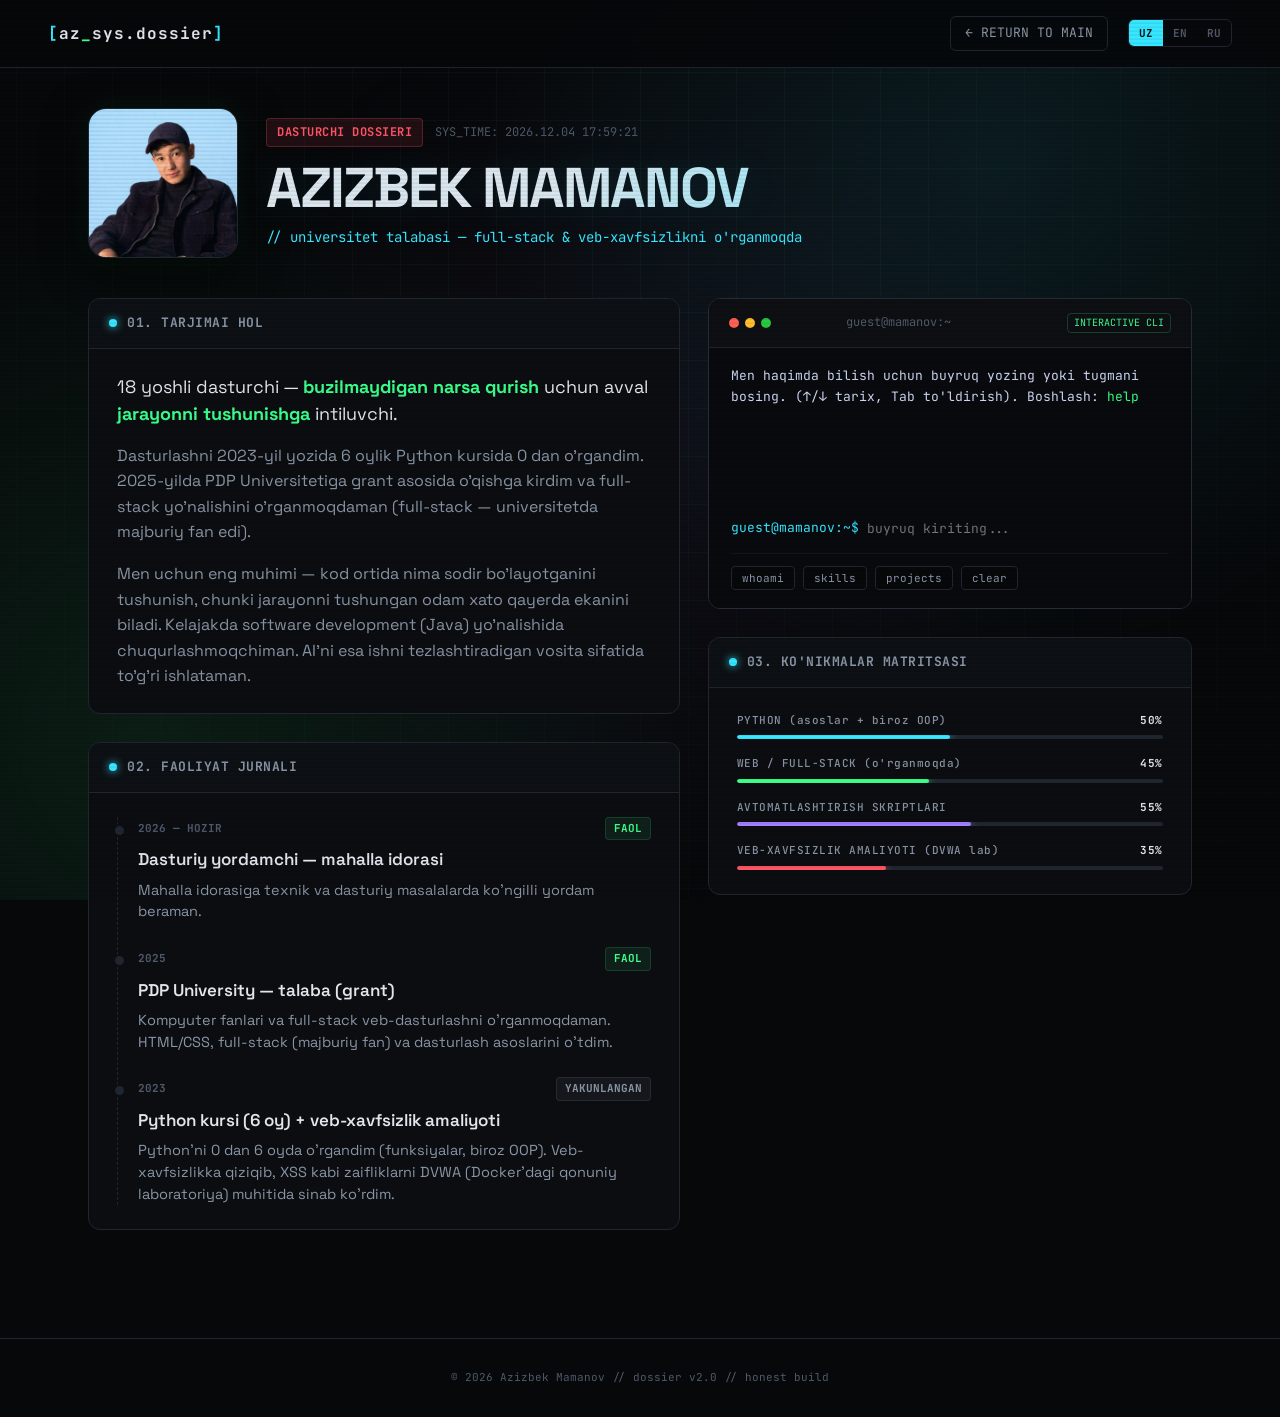
<file: about/index.html>
<!DOCTYPE html>
<html lang="en">
<head>
  <meta charset="UTF-8" />
  <meta name="viewport" content="width=device-width, initial-scale=1.0" />
  <title>Azizbek Mamanov // About // Dossier</title>
  <meta name="description" content="Honest dossier, skill matrix, and interactive CLI console for Azizbek Mamanov — 2nd-year PDP University student, aspiring full-stack & security engineer." />

  <link rel="preconnect" href="https://fonts.googleapis.com" />
  <link rel="preconnect" href="https://fonts.gstatic.com" crossorigin />
  <link href="https://fonts.googleapis.com/css2?family=Space+Grotesk:wght@400;500;600;700&family=JetBrains+Mono:wght@400;500;700&display=swap" rel="stylesheet" />

  <link rel="stylesheet" href="styles.css" />
</head>
<body>
  <div class="glow-bg" aria-hidden="true"></div>
  <div class="scanlines" aria-hidden="true"></div>
  <div class="glitch-fx" aria-hidden="true"></div>

  <!-- Navigation header -->
  <header class="cyber-header">
    <div class="header-logo">
      <span class="bracket">[</span>az<span class="blink">_</span>sys.dossier<span class="bracket">]</span>
    </div>
    <nav class="header-nav">
      <a href="../index.html" class="btn-back">← RETURN TO MAIN</a>
      <div class="lang-switch" id="langSwitch">
        <button class="lang-btn active" data-lang="uz">UZ</button>
        <button class="lang-btn" data-lang="en">EN</button>
        <button class="lang-btn" data-lang="ru">RU</button>
      </div>
    </nav>
  </header>

  <main class="container">
    <!-- HERO SUMMARY -->
    <section class="profile-hero">
      <img class="profile-photo" src="me.jpg" alt="Azizbek Mamanov" />
      <div class="profile-intro">
        <div class="profile-meta">
          <span class="badge badge--red" data-i18n="badge">DEVELOPER DOSSIER</span>
          <span class="sys-time" id="sysTime">SYS_TIME: --</span>
        </div>
        <h1 class="profile-title" id="dossierTitle">AZIZBEK MAMANOV</h1>
        <p class="profile-subtitle" id="dossierSubtitle" data-i18n="subtitle">// universitet talabasi — full-stack & veb-xavfsizlikni o'rganmoqda</p>
      </div>
    </section>

    <div class="cyber-grid">

      <!-- LEFT COLUMN -->
      <div class="col-left">
        <!-- BIOGRAPHY -->
        <section class="panel reveal" id="secBio">
          <div class="panel-header">
            <span class="panel-dot"></span>
            <h2 class="panel-title" data-i18n="bio.title">01. BIOGRAPHICAL PROTOCOL</h2>
          </div>
          <div class="panel-body bio-text">
            <p class="lead-text" data-i18n-html="bio.lead"></p>
            <p data-i18n="bio.p1"></p>
            <p data-i18n="bio.p2"></p>
          </div>
        </section>

        <!-- TIMELINE -->
        <section class="panel reveal" id="secTimeline">
          <div class="panel-header">
            <span class="panel-dot"></span>
            <h2 class="panel-title" data-i18n="timeline.title">02. LOGS OF OPERATIONS</h2>
          </div>
          <div class="panel-body">
            <div class="timeline">
              <div class="time-item">
                <div class="time-meta">
                  <span class="time-date">2026 — HOZIR</span>
                  <span class="time-status status--active" data-i18n="status.active">ACTIVE</span>
                </div>
                <div class="time-content">
                  <h3 class="time-title" data-i18n="exp.title1"></h3>
                  <p class="time-desc" data-i18n="exp.desc1"></p>
                </div>
              </div>

              <div class="time-item">
                <div class="time-meta">
                  <span class="time-date">2025</span>
                  <span class="time-status status--active" data-i18n="status.active">ACTIVE</span>
                </div>
                <div class="time-content">
                  <h3 class="time-title" data-i18n="exp.title2"></h3>
                  <p class="time-desc" data-i18n="exp.desc2"></p>
                </div>
              </div>

              <div class="time-item">
                <div class="time-meta">
                  <span class="time-date">2023</span>
                  <span class="time-status status--resolved" data-i18n="status.resolved">DONE</span>
                </div>
                <div class="time-content">
                  <h3 class="time-title" data-i18n="exp.title3"></h3>
                  <p class="time-desc" data-i18n="exp.desc3"></p>
                </div>
              </div>
            </div>
          </div>
        </section>
      </div>

      <!-- RIGHT COLUMN -->
      <div class="col-right">
        <!-- INTERACTIVE CLI -->
        <section class="panel panel--terminal reveal">
          <div class="panel-header header--terminal">
            <div class="term-buttons">
              <span class="term-dot term-dot--close"></span>
              <span class="term-dot term-dot--min"></span>
              <span class="term-dot term-dot--max"></span>
            </div>
            <span class="term-label">guest@mamanov:~</span>
            <span class="term-hint">interactive cli</span>
          </div>
          <div class="panel-body body--terminal">
            <div class="term-outputs" id="termOutputs"></div>
            <div class="term-input-line">
              <span class="term-prompt">guest@mamanov:~$</span>
              <input type="text" class="term-input" id="termInput" autocomplete="off" spellcheck="false" placeholder="type a command..." />
            </div>
            <div class="term-shortcuts">
              <button class="btn-shortcut" data-cmd="whoami">whoami</button>
              <button class="btn-shortcut" data-cmd="skills">skills</button>
              <button class="btn-shortcut" data-cmd="projects">projects</button>
              <button class="btn-shortcut" data-cmd="clear">clear</button>
            </div>
          </div>
        </section>

        <!-- SKILL HUD -->
        <section class="panel reveal">
          <div class="panel-header">
            <span class="panel-dot"></span>
            <h2 class="panel-title" data-i18n="hud.title">03. SKILL MATRIX</h2>
          </div>
          <div class="panel-body stats-hud">
            <div class="hud-item">
              <div class="hud-label">
                <span data-i18n="hud.py">PYTHON (asoslar + biroz OOP)</span>
                <span class="hud-pct">50%</span>
              </div>
              <div class="hud-bar"><div class="hud-progress" style="width: 50%; --hud-color: var(--cyan);"></div></div>
            </div>

            <div class="hud-item">
              <div class="hud-label">
                <span data-i18n="hud.web">WEB / FULL-STACK (o'rganmoqda)</span>
                <span class="hud-pct">45%</span>
              </div>
              <div class="hud-bar"><div class="hud-progress" style="width: 45%; --hud-color: var(--accent);"></div></div>
            </div>

            <div class="hud-item">
              <div class="hud-label">
                <span data-i18n="hud.scripts">AVTOMATLASHTIRISH SKRIPTLARI</span>
                <span class="hud-pct">55%</span>
              </div>
              <div class="hud-bar"><div class="hud-progress" style="width: 55%; --hud-color: var(--violet);"></div></div>
            </div>

            <div class="hud-item">
              <div class="hud-label">
                <span data-i18n="hud.sec">VEB-XAVFSIZLIK AMALIYOTI (DVWA lab)</span>
                <span class="hud-pct">35%</span>
              </div>
              <div class="hud-bar"><div class="hud-progress" style="width: 35%; --hud-color: var(--red);"></div></div>
            </div>
          </div>
        </section>

      </div>

    </div>
  </main>

  <footer class="cyber-footer">
    <span id="footerText">© 2026 Azizbek Mamanov // dossier v2.0 // honest build</span>
  </footer>

  <script src="script.js"></script>
</body>
</html>
</file>
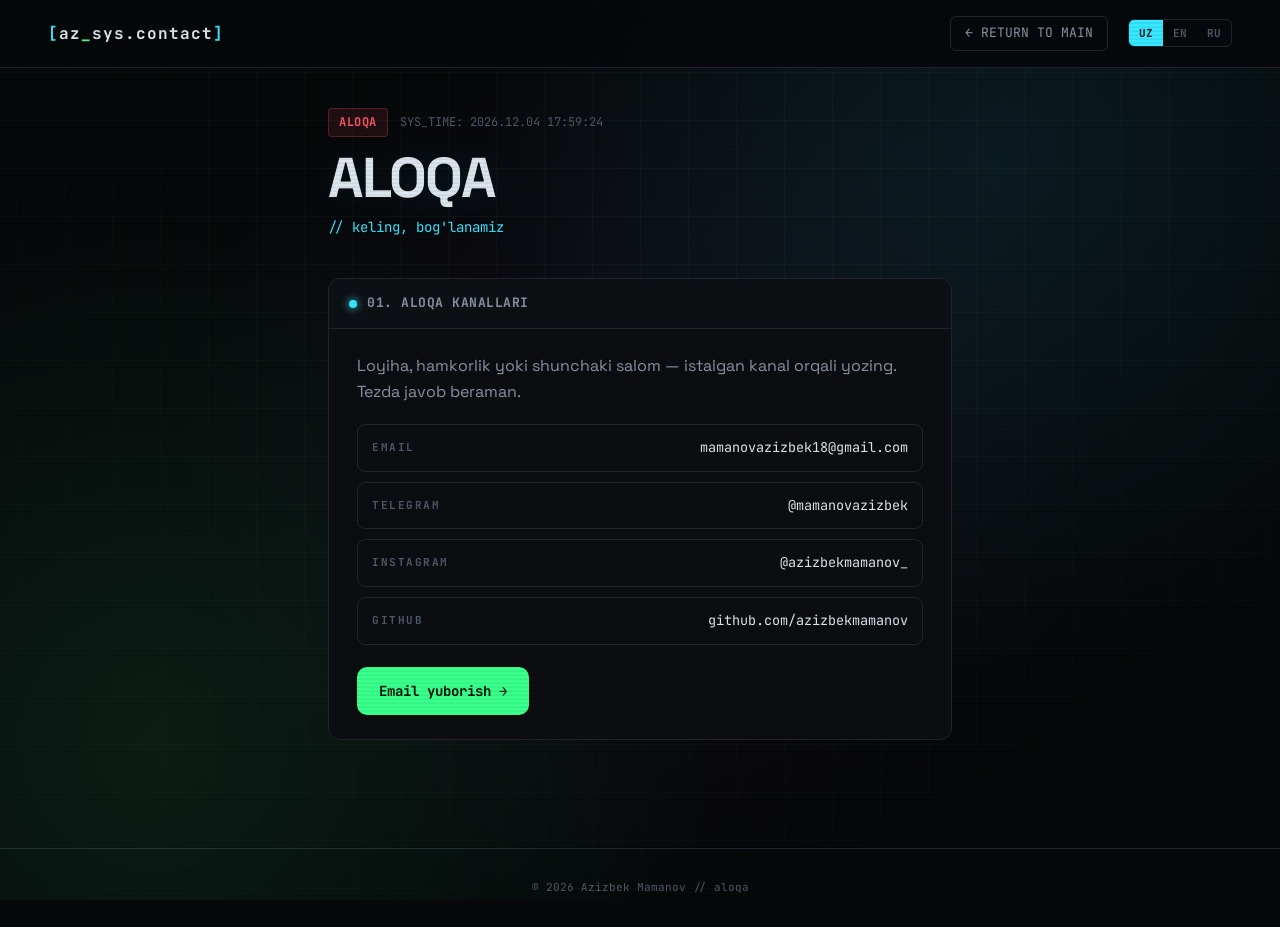
<file: contact/index.html>
<!DOCTYPE html>
<html lang="en">
<head>
  <meta charset="UTF-8" />
  <meta name="viewport" content="width=device-width, initial-scale=1.0" />
  <title>Azizbek Mamanov // Contact</title>
  <meta name="description" content="Get in touch with Azizbek Mamanov — email, Telegram, Instagram, GitHub." />
  <link rel="preconnect" href="https://fonts.googleapis.com" />
  <link rel="preconnect" href="https://fonts.gstatic.com" crossorigin />
  <link href="https://fonts.googleapis.com/css2?family=Space+Grotesk:wght@400;500;600;700&family=JetBrains+Mono:wght@400;500;700&display=swap" rel="stylesheet" />
  <link rel="stylesheet" href="../about/styles.css" />
  <style>
    .contact-page{max-width:720px}
    .contact-lead{font-size:16px;color:var(--muted);margin-bottom:20px;line-height:1.6}
    .btn-cta{
      display:inline-block;margin-top:22px;font-family:"JetBrains Mono",monospace;
      font-size:14px;font-weight:700;color:#04130a;background:var(--accent);
      padding:13px 22px;border-radius:10px;transition:transform .2s,box-shadow .2s}
    .btn-cta:hover{transform:translateY(-2px);box-shadow:0 10px 30px rgba(57,255,139,.3)}
  </style>
</head>
<body>
  <div class="glow-bg" aria-hidden="true"></div>
  <div class="scanlines" aria-hidden="true"></div>
  <div class="glitch-fx" aria-hidden="true"></div>

  <header class="cyber-header">
    <div class="header-logo">
      <span class="bracket">[</span>az<span class="blink">_</span>sys.contact<span class="bracket">]</span>
    </div>
    <nav class="header-nav">
      <a href="../index.html" class="btn-back">← RETURN TO MAIN</a>
      <div class="lang-switch" id="langSwitch">
        <button class="lang-btn active" data-lang="uz">UZ</button>
        <button class="lang-btn" data-lang="en">EN</button>
        <button class="lang-btn" data-lang="ru">RU</button>
      </div>
    </nav>
  </header>

  <main class="container contact-page">
    <section class="profile-hero">
      <div class="profile-intro">
        <div class="profile-meta">
          <span class="badge badge--red" data-i18n="badge">CONTACT</span>
          <span class="sys-time" id="sysTime">SYS_TIME: --</span>
        </div>
        <h1 class="profile-title" data-i18n="title">ALOQA</h1>
        <p class="profile-subtitle" data-i18n="subtitle">// keling, bog'lanamiz</p>
      </div>
    </section>

    <section class="panel reveal">
      <div class="panel-header">
        <span class="panel-dot"></span>
        <h2 class="panel-title" data-i18n="ch.title">01. ALOQA KANALLARI</h2>
      </div>
      <div class="panel-body">
        <p class="contact-lead" data-i18n="lead">Loyiha, hamkorlik yoki shunchaki salom — yozing!</p>
        <div class="contact-card">
          <a class="contact-link" href="mailto:mamanovazizbek18@gmail.com">
            <span class="contact-link__k">EMAIL</span>
            <span class="contact-link__v">mamanovazizbek18@gmail.com</span>
          </a>
          <a class="contact-link" href="https://t.me/mamanovazizbek" target="_blank" rel="noopener noreferrer">
            <span class="contact-link__k">TELEGRAM</span>
            <span class="contact-link__v">@mamanovazizbek</span>
          </a>
          <a class="contact-link" href="https://instagram.com/azizbekmamanov_" target="_blank" rel="noopener noreferrer">
            <span class="contact-link__k">INSTAGRAM</span>
            <span class="contact-link__v">@azizbekmamanov_</span>
          </a>
          <a class="contact-link" href="https://github.com/azizbekmamanov" target="_blank" rel="noopener noreferrer">
            <span class="contact-link__k">GITHUB</span>
            <span class="contact-link__v">github.com/azizbekmamanov</span>
          </a>
        </div>
        <a class="btn-cta" href="mailto:mamanovazizbek18@gmail.com" data-i18n="cta">Email yuborish →</a>
      </div>
    </section>
  </main>

  <footer class="cyber-footer">
    <span data-i18n="footer">© 2026 Azizbek Mamanov // contact</span>
  </footer>

  <script src="script.js"></script>
</body>
</html>
</file>
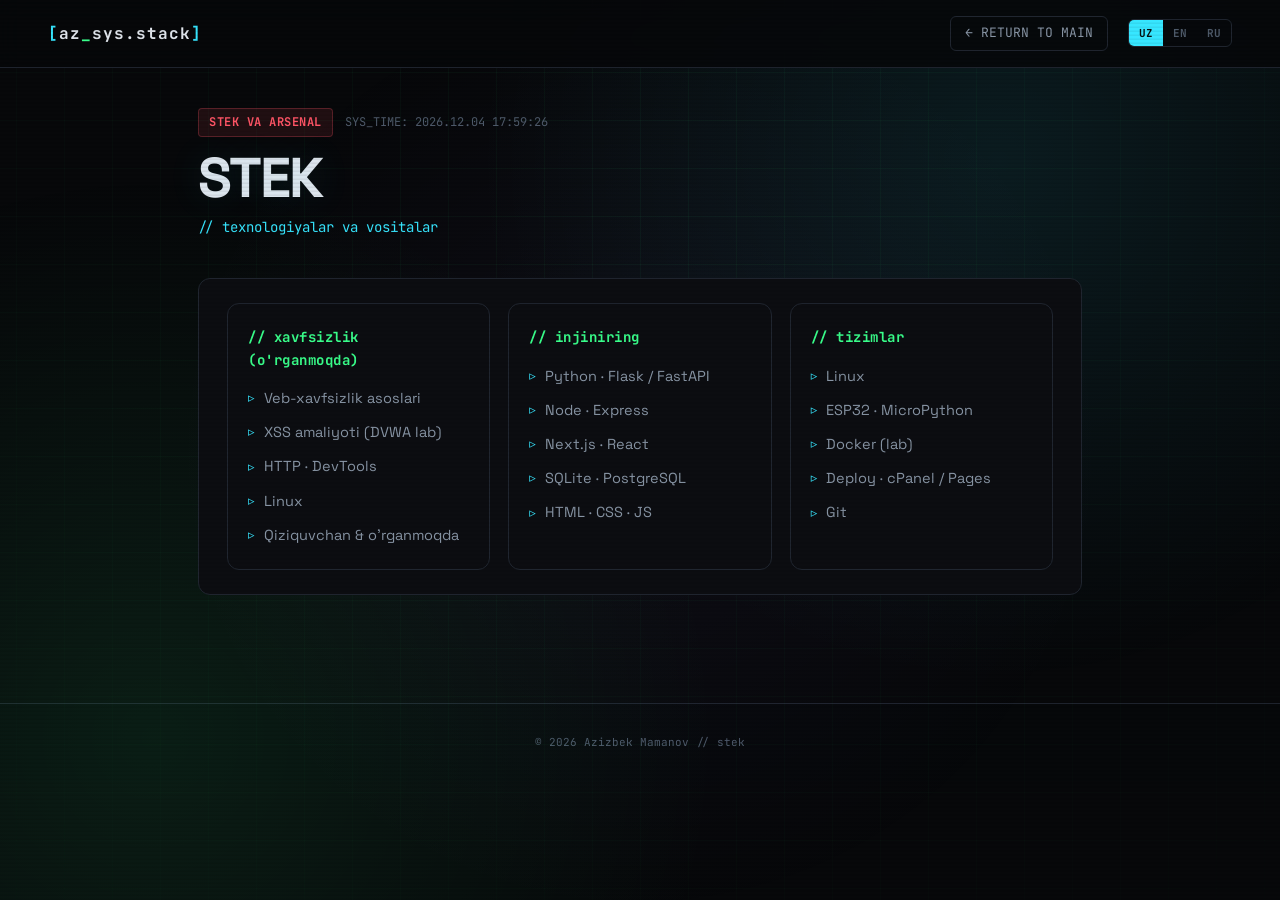
<file: stack/index.html>
<!DOCTYPE html>
<html lang="en">
<head>
  <meta charset="UTF-8" />
  <meta name="viewport" content="width=device-width, initial-scale=1.0" />
  <title>Azizbek Mamanov // Stack</title>
  <meta name="description" content="Tech stack of Azizbek Mamanov — languages, web, systems, and security (learning)." />
  <link rel="preconnect" href="https://fonts.googleapis.com" />
  <link rel="preconnect" href="https://fonts.gstatic.com" crossorigin />
  <link href="https://fonts.googleapis.com/css2?family=Space+Grotesk:wght@400;500;600;700&family=JetBrains+Mono:wght@400;500;700&display=swap" rel="stylesheet" />
  <link rel="stylesheet" href="../about/styles.css" />
  <style>
    .stack-page{max-width:980px}
    .stack-grid{display:grid;grid-template-columns:repeat(3,1fr);gap:18px}
    .stack-col{background:var(--bg-soft);border:1px solid var(--line);border-radius:12px;
      padding:22px 20px;position:relative;overflow:hidden;
      transition:border-color .3s,transform .3s,box-shadow .3s}
    .stack-col::after{content:"";position:absolute;top:0;left:0;right:0;height:1px;
      background:linear-gradient(90deg,transparent,var(--accent),transparent);
      opacity:0;transition:opacity .35s}
    .stack-col:hover{border-color:#2e3745;transform:translateY(-4px);box-shadow:0 16px 40px rgba(0,0,0,.45)}
    .stack-col:hover::after{opacity:.75}
    .stack-col h3{font-family:"JetBrains Mono",monospace;color:var(--accent);font-size:14px;
      margin-bottom:16px;letter-spacing:.5px}
    .stack-col ul{list-style:none;display:flex;flex-direction:column;gap:11px;padding:0}
    .stack-col li{color:var(--muted);font-size:14.5px;display:flex;align-items:center;gap:9px;
      transition:color .2s,transform .2s}
    .stack-col li::before{content:"▹";color:var(--cyan);font-size:13px;transition:transform .2s}
    .stack-col li:hover{color:var(--text);transform:translateX(4px)}
    .stack-col li:hover::before{transform:scale(1.3)}
    @media(max-width:760px){.stack-grid{grid-template-columns:1fr}}
  </style>
</head>
<body>
  <div class="glow-bg" aria-hidden="true"></div>
  <div class="scanlines" aria-hidden="true"></div>
  <div class="glitch-fx" aria-hidden="true"></div>

  <header class="cyber-header">
    <div class="header-logo">
      <span class="bracket">[</span>az<span class="blink">_</span>sys.stack<span class="bracket">]</span>
    </div>
    <nav class="header-nav">
      <a href="../index.html" class="btn-back">← RETURN TO MAIN</a>
      <div class="lang-switch" id="langSwitch">
        <button class="lang-btn active" data-lang="uz">UZ</button>
        <button class="lang-btn" data-lang="en">EN</button>
        <button class="lang-btn" data-lang="ru">RU</button>
      </div>
    </nav>
  </header>

  <main class="container stack-page">
    <section class="profile-hero">
      <div class="profile-intro">
        <div class="profile-meta">
          <span class="badge badge--red" data-i18n="badge">STACK & ARSENAL</span>
          <span class="sys-time" id="sysTime">SYS_TIME: --</span>
        </div>
        <h1 class="profile-title" data-i18n="title">STEK</h1>
        <p class="profile-subtitle" data-i18n="subtitle">// texnologiyalar va vositalar</p>
      </div>
    </section>

    <section class="panel reveal">
      <div class="panel-body">
        <div class="stack-grid" id="stackGrid"></div>
      </div>
    </section>
  </main>

  <footer class="cyber-footer">
    <span data-i18n="footer">© 2026 Azizbek Mamanov // stack</span>
  </footer>

  <script src="script.js"></script>
</body>
</html>
</file>
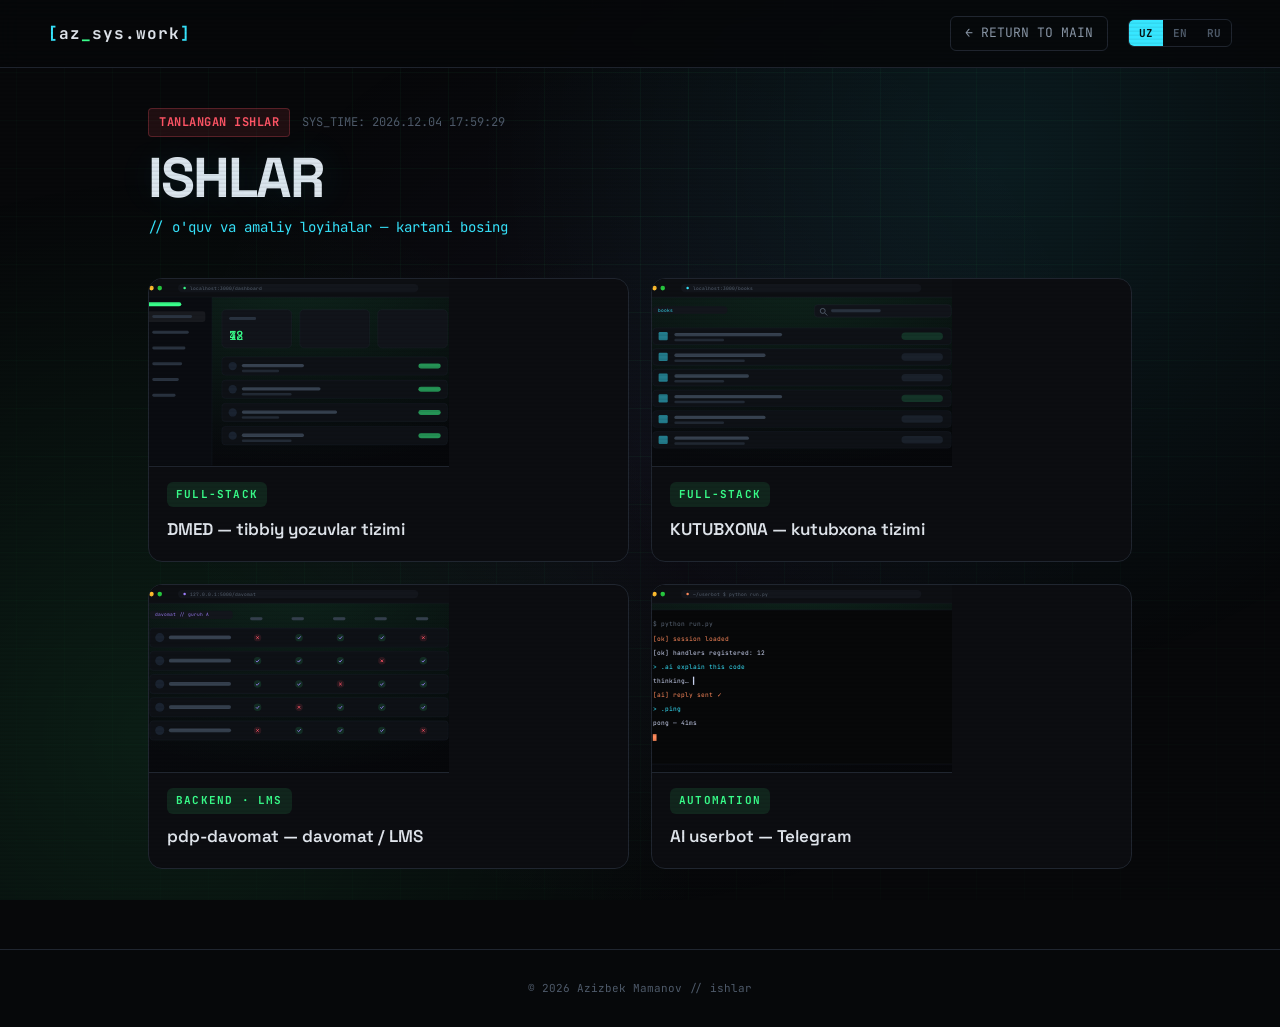
<file: work/index.html>
<!DOCTYPE html>
<html lang="en">
<head>
  <meta charset="UTF-8" />
  <meta name="viewport" content="width=device-width, initial-scale=1.0" />
  <title>Azizbek Mamanov // Work</title>
  <meta name="description" content="Selected projects by Azizbek Mamanov — DMED, KUTUBXONA, pdp-davomat, AI userbot." />
  <link rel="preconnect" href="https://fonts.googleapis.com" />
  <link rel="preconnect" href="https://fonts.gstatic.com" crossorigin />
  <link href="https://fonts.googleapis.com/css2?family=Space+Grotesk:wght@400;500;600;700&family=JetBrains+Mono:wght@400;500;700&display=swap" rel="stylesheet" />
  <link rel="stylesheet" href="../about/styles.css" />
  <style>
    .work-page{max-width:1080px}

    /* ---- card grid ---- */
    .wgrid{display:grid;grid-template-columns:repeat(2,1fr);gap:22px}
    .wcard{display:flex;flex-direction:column;text-align:left;cursor:pointer;font:inherit;color:inherit;
      background:var(--bg-soft);border:1px solid var(--line);border-radius:14px;overflow:hidden;padding:0;
      transition:border-color .3s,transform .3s,box-shadow .3s}
    .wcard:hover{border-color:#2e3745;transform:translateY(-4px);box-shadow:0 18px 44px rgba(0,0,0,.5)}
    .wcard__thumb{position:relative;aspect-ratio:16/10;overflow:hidden;border-bottom:1px solid var(--line);background:#070809}
    .wcard__thumb svg{width:100%;height:100%;display:block;transition:transform .5s var(--ease)}
    .wcard:hover .wcard__thumb svg{transform:scale(1.05)}
    .wcard__open{position:absolute;inset:0;display:flex;align-items:center;justify-content:center;
      background:rgba(7,8,10,.55);opacity:0;transition:opacity .3s;
      font-family:"JetBrains Mono",monospace;font-size:12px;color:var(--accent);letter-spacing:1.5px}
    .wcard:hover .wcard__open{opacity:1}
    .wcard__meta{padding:15px 18px 18px;display:flex;flex-direction:column;gap:9px}
    .wcard__meta h3{font-size:17px;color:var(--text);font-weight:600}

    .proj-tag{align-self:flex-start;font-family:"JetBrains Mono",monospace;font-size:11px;font-weight:700;
      letter-spacing:1.2px;padding:4px 9px;border-radius:6px;color:var(--accent);background:rgba(57,255,139,.1)}
    .proj-stack{list-style:none;display:flex;flex-wrap:wrap;gap:8px;padding:0;margin:0}
    .proj-stack li{font-family:"JetBrains Mono",monospace;font-size:12px;color:var(--faint);
      border:1px solid var(--line);padding:4px 10px;border-radius:20px}

    /* ---- modal ---- */
    .wmodal{position:fixed;inset:0;z-index:12000;display:none;align-items:center;justify-content:center;padding:20px}
    .wmodal.open{display:flex}
    .wmodal__backdrop{position:absolute;inset:0;background:rgba(3,4,6,.78);backdrop-filter:blur(6px)}
    .wmodal__panel{position:relative;z-index:1;width:min(680px,100%);max-height:90vh;overflow:auto;
      background:var(--bg-soft);border:1px solid var(--line);border-radius:14px;
      box-shadow:0 30px 80px rgba(0,0,0,.65);animation:wpop .35s var(--ease)}
    @keyframes wpop{from{opacity:0;transform:translateY(18px) scale(.98)}}
    .wmodal__bar{display:flex;align-items:center;gap:8px;padding:12px 16px;border-bottom:1px solid var(--line);
      background:#0d0f13;position:sticky;top:0;z-index:2}
    .tdot{width:11px;height:11px;border-radius:50%;border:0;cursor:pointer;padding:0}
    .tdot--r{background:#ff5f56}.tdot--y{background:#ffbd2e}.tdot--g{background:#27c93f}
    .wmodal__fname{font-family:"JetBrains Mono",monospace;font-size:12px;color:var(--muted);margin-left:6px}
    .wmodal__esc{margin-left:auto;font-family:"JetBrains Mono",monospace;font-size:10px;color:var(--faint);
      border:1px solid var(--line);padding:1px 7px;border-radius:4px}
    .wmodal__preview{aspect-ratio:16/9;background:#070809;border-bottom:1px solid var(--line)}
    .wmodal__preview svg{width:100%;height:100%;display:block}
    .wmodal__body{padding:22px 24px 26px}
    .wmodal__body h2{font-size:22px;margin:12px 0 8px;color:var(--text)}
    .wmodal__desc{color:var(--muted);font-size:15px;line-height:1.65;margin-bottom:16px}
    .wmodal__note{font-family:"JetBrains Mono",monospace;font-size:12px;color:var(--faint);margin:14px 0 4px}
    .wmodal__links{display:flex;gap:10px;flex-wrap:wrap;margin-top:14px}
    .proj-repo{display:inline-flex;align-items:center;gap:6px;font-family:"JetBrains Mono",monospace;
      font-size:12.5px;color:var(--cyan);border:1px solid rgba(55,230,255,.25);padding:8px 14px;border-radius:8px;
      transition:background .2s,box-shadow .2s,transform .2s}
    .proj-repo:hover{background:rgba(55,230,255,.08);box-shadow:0 0 16px var(--cyan-glow);transform:translateY(-1px)}
    .proj-repo.private{color:var(--faint);border-color:var(--line);pointer-events:none}

    @media(max-width:720px){.wgrid{grid-template-columns:1fr}}
  </style>
</head>
<body>
  <div class="glow-bg" aria-hidden="true"></div>
  <div class="scanlines" aria-hidden="true"></div>
  <div class="glitch-fx" aria-hidden="true"></div>

  <header class="cyber-header">
    <div class="header-logo">
      <span class="bracket">[</span>az<span class="blink">_</span>sys.work<span class="bracket">]</span>
    </div>
    <nav class="header-nav">
      <a href="../index.html" class="btn-back">← RETURN TO MAIN</a>
      <div class="lang-switch" id="langSwitch">
        <button class="lang-btn active" data-lang="uz">UZ</button>
        <button class="lang-btn" data-lang="en">EN</button>
        <button class="lang-btn" data-lang="ru">RU</button>
      </div>
    </nav>
  </header>

  <main class="container work-page">
    <section class="profile-hero">
      <div class="profile-intro">
        <div class="profile-meta">
          <span class="badge badge--red" data-i18n="badge">SELECTED WORK</span>
          <span class="sys-time" id="sysTime">SYS_TIME: --</span>
        </div>
        <h1 class="profile-title" data-i18n="title">ISHLAR</h1>
        <p class="profile-subtitle" data-i18n="subtitle">// o'quv va amaliy loyihalar — kartani bosing</p>
      </div>
    </section>

    <div class="wgrid" id="projects"></div>
  </main>

  <!-- ===== PROJECT MODAL ===== -->
  <div class="wmodal" id="wmodal" aria-hidden="true">
    <div class="wmodal__backdrop" data-close></div>
    <div class="wmodal__panel" role="dialog" aria-modal="true">
      <div class="wmodal__bar">
        <button class="tdot tdot--r" data-close aria-label="close" title="close"></button>
        <button class="tdot tdot--y" data-close aria-label="minimize"></button>
        <span class="tdot tdot--g" title="zoom"></span>
        <span class="wmodal__fname" id="wmName">project.app</span>
        <span class="wmodal__esc">esc</span>
      </div>
      <div class="wmodal__preview" id="wmPreview"></div>
      <div class="wmodal__body">
        <span class="proj-tag" id="wmTag"></span>
        <h2 id="wmTitle"></h2>
        <p class="wmodal__desc" id="wmDesc"></p>
        <ul class="proj-stack" id="wmStack"></ul>
        <div class="wmodal__links" id="wmLinks"></div>
      </div>
    </div>
  </div>

  <footer class="cyber-footer">
    <span data-i18n="footer">© 2026 Azizbek Mamanov // work</span>
  </footer>

  <script src="script.js"></script>
</body>
</html>
</file>
<file: about/styles.css>
/* ============ CYBER DOSSIER TOKENS ============ */
:root {
  --bg: #07080a;
  --bg-soft: #0c0d11;
  --panel: #11141a;
  --line: #202630;
  --text: #e1e6ed;
  --muted: #8895a5;
  --faint: #4e5a6a;
  
  /* Cyber Colors */
  --accent: #39ff8b;     /* signal green */
  --accent-glow: rgba(57, 255, 139, 0.25);
  --cyan: #37e6ff;       /* signal blue */
  --cyan-glow: rgba(55, 230, 255, 0.25);
  --red: #ff5566;        /* critical red */
  --red-glow: rgba(255, 85, 102, 0.2);
  --violet: #a080ff;     /* hardware violet */
  
  --radius: 12px;
  --maxw: 1200px;
  --ease: cubic-bezier(0.16, 1, 0.3, 1);
}

/* ============ RESET & BASE ============ */
* {
  margin: 0;
  padding: 0;
  box-sizing: border-box;
}

body {
  background: var(--bg);
  color: var(--text);
  font-family: "Space Grotesk", system-ui, sans-serif;
  line-height: 1.6;
  -webkit-font-smoothing: antialiased;
  overflow-x: hidden;
  position: relative;
}

a {
  color: inherit;
  text-decoration: none;
}

/* ============ CUSTOM SCROLLBAR ============ */
::-webkit-scrollbar {
  width: 8px;
  height: 8px;
}
::-webkit-scrollbar-track {
  background: var(--bg);
}
::-webkit-scrollbar-thumb {
  background: var(--line);
  border-radius: 4px;
}
::-webkit-scrollbar-thumb:hover {
  background: var(--faint);
}

/* ============ DYNAMIC CYBER OVERLAYS ============ */
.glow-bg {
  position: fixed;
  inset: 0;
  pointer-events: none;
  z-index: 0;
  background: 
    radial-gradient(circle at 80% 20%, rgba(55, 230, 255, 0.05), transparent 45%),
    radial-gradient(circle at 10% 80%, rgba(57, 255, 139, 0.05), transparent 45%);
}

.scanlines {
  position: fixed;
  inset: 0;
  z-index: 9999;
  pointer-events: none;
  background: repeating-linear-gradient(
    0deg,
    rgba(0, 0, 0, 0.15) 0px,
    rgba(0, 0, 0, 0.15) 1px,
    transparent 2px,
    transparent 4px
  );
  opacity: 0.4;
}

/* ============ HEADER ============ */
.cyber-header {
  position: sticky;
  top: 0;
  width: 100%;
  z-index: 100;
  display: flex;
  justify-content: space-between;
  align-items: center;
  padding: 16px clamp(16px, 4vw, 48px);
  backdrop-filter: blur(12px);
  background: rgba(7, 8, 10, 0.85);
  border-bottom: 1px solid var(--line);
}

.header-logo {
  font-family: "JetBrains Mono", monospace;
  font-weight: 700;
  font-size: 16px;
  letter-spacing: 1px;
}

.header-logo .bracket {
  color: var(--cyan);
}

.header-logo .blink {
  color: var(--accent);
  animation: cursor-blink 1.2s steps(1) infinite;
}

@keyframes cursor-blink {
  50% { opacity: 0; }
}

.header-nav {
  display: flex;
  gap: 20px;
  align-items: center;
}

.btn-back {
  font-family: "JetBrains Mono", monospace;
  font-size: 13px;
  color: var(--muted);
  border: 1px solid var(--line);
  padding: 6px 14px;
  border-radius: 6px;
  transition: all 0.25s var(--ease);
}

.btn-back:hover {
  color: var(--accent);
  border-color: var(--accent);
  box-shadow: 0 0 10px var(--accent-glow);
}

/* Language Switch */
.lang-switch {
  display: flex;
  border: 1px solid var(--line);
  border-radius: 6px;
  overflow: hidden;
}

.lang-btn {
  background: transparent;
  border: 0;
  cursor: pointer;
  color: var(--faint);
  font-family: "JetBrains Mono", monospace;
  font-size: 11px;
  font-weight: 700;
  padding: 6px 10px;
  transition: all 0.2s;
}

.lang-btn:hover {
  color: var(--text);
}

.lang-btn.active {
  background: var(--cyan);
  color: #051012;
}

/* ============ LAYOUT CONTAINER ============ */
.container {
  max-width: var(--maxw);
  margin: 0 auto;
  padding: 40px clamp(16px, 4vw, 48px) 80px;
  position: relative;
  z-index: 10;
}

/* ============ PROFILE HERO ============ */
.profile-hero {
  margin-bottom: 40px;
}

.profile-meta {
  display: flex;
  align-items: center;
  gap: 12px;
  margin-bottom: 12px;
  font-family: "JetBrains Mono", monospace;
  font-size: 12px;
}

.badge {
  padding: 4px 10px;
  border-radius: 4px;
  font-weight: 700;
  letter-spacing: 0.5px;
}

.badge--red {
  color: var(--red);
  background: rgba(255, 85, 102, 0.1);
  border: 1px solid rgba(255, 85, 102, 0.25);
}

.sys-time {
  color: var(--faint);
}

.profile-title {
  font-size: clamp(32px, 5vw, 56px);
  font-weight: 700;
  letter-spacing: -2px;
  line-height: 1.05;
  color: var(--text);
}

.profile-subtitle {
  font-family: "JetBrains Mono", monospace;
  color: var(--cyan);
  font-size: 14px;
  margin-top: 8px;
}

/* ============ CYBER GRID ============ */
.cyber-grid {
  display: grid;
  grid-template-columns: 1.1fr 0.9fr;
  gap: 28px;
}

/* ============ PANEL CARD ============ */
.panel {
  background: var(--bg-soft);
  border: 1px solid var(--line);
  border-radius: var(--radius);
  margin-bottom: 28px;
  overflow: hidden;
  transition: border-color 0.3s, box-shadow 0.3s;
}

.panel:hover {
  border-color: #2e3745;
  box-shadow: 0 10px 30px rgba(0, 0, 0, 0.4);
}

.panel-header {
  display: flex;
  align-items: center;
  gap: 10px;
  padding: 14px 20px;
  background: rgba(17, 20, 26, 0.4);
  border-bottom: 1px solid var(--line);
}

.panel-dot {
  width: 8px;
  height: 8px;
  border-radius: 50%;
  background: var(--cyan);
  box-shadow: 0 0 8px var(--cyan);
}

.panel-title {
  font-family: "JetBrains Mono", monospace;
  font-size: 13px;
  font-weight: 700;
  letter-spacing: 0.5px;
  color: var(--muted);
}

.panel-body {
  padding: 24px 28px;
}

/* Biography text styling */
.bio-text p {
  margin-bottom: 16px;
  color: var(--muted);
  font-size: 16px;
}

.bio-text p:last-child {
  margin-bottom: 0;
}

.lead-text {
  font-size: 18px !important;
  color: var(--text) !important;
  line-height: 1.5;
}

.lead-text strong {
  color: var(--accent);
}

/* ============ TIMELINE LOGS ============ */
.timeline {
  display: flex;
  flex-direction: column;
  gap: 24px;
  position: relative;
  padding-left: 20px;
  border-left: 1px dashed var(--line);
}

.time-item {
  position: relative;
}

.time-item::before {
  content: "";
  position: absolute;
  left: -25px;
  top: 7px;
  width: 9px;
  height: 9px;
  border-radius: 50%;
  background: var(--line);
  border: 2px solid var(--bg-soft);
  transition: all 0.3s;
}

.time-item:hover::before {
  background: var(--accent);
  box-shadow: 0 0 10px var(--accent-glow);
}

.time-meta {
  display: flex;
  justify-content: space-between;
  align-items: center;
  font-family: "JetBrains Mono", monospace;
  font-size: 11px;
  margin-bottom: 6px;
}

.time-date {
  color: var(--faint);
  font-weight: 700;
}

.time-status {
  padding: 2px 8px;
  border-radius: 4px;
  font-weight: 700;
}

.status--active {
  color: var(--accent);
  background: rgba(57, 255, 139, 0.08);
  border: 1px solid rgba(57, 255, 139, 0.15);
}

.status--resolved {
  color: var(--muted);
  background: rgba(136, 149, 165, 0.08);
  border: 1px solid rgba(136, 149, 165, 0.15);
}

.time-title {
  font-size: 17px;
  font-weight: 600;
  color: var(--text);
}

.time-desc {
  color: var(--muted);
  font-size: 14.5px;
  margin-top: 6px;
  line-height: 1.5;
}

/* ============ INTERACTIVE CLI TERMINAL ============ */
.panel--terminal {
  border-color: #272c36;
}

.header--terminal {
  background: #0d0f13;
  justify-content: space-between;
}

.term-buttons {
  display: flex;
  gap: 6px;
}

.term-dot {
  width: 10px;
  height: 10px;
  border-radius: 50%;
  display: inline-block;
}

.term-dot--close { background: #ff5f56; }
.term-dot--min { background: #ffbd2e; }
.term-dot--max { background: #27c93f; }

.term-label {
  font-family: "JetBrains Mono", monospace;
  font-size: 12px;
  color: var(--faint);
  margin-left: -40px; /* Offset to center title roughly */
}

.term-hint {
  font-family: "JetBrains Mono", monospace;
  font-size: 10px;
  color: var(--accent);
  border: 1px solid rgba(57, 255, 139, 0.2);
  padding: 1px 6px;
  border-radius: 4px;
  text-transform: uppercase;
}

.body--terminal {
  background: #090a0d;
  font-family: "JetBrains Mono", monospace;
  font-size: 13px;
  line-height: 1.6;
  color: #cdd6f4;
  padding: 18px 22px;
  min-height: 260px;
  display: flex;
  flex-direction: column;
}

.term-outputs {
  flex-grow: 1;
  overflow-y: auto;
  margin-bottom: 12px;
  max-height: 300px;
  white-space: pre-wrap;
}

.term-outputs div {
  margin-bottom: 6px;
}

.term-input-line {
  display: flex;
  align-items: center;
  gap: 8px;
}

.term-prompt {
  color: var(--cyan);
  flex-shrink: 0;
}

.term-input {
  background: transparent;
  border: 0;
  outline: none;
  color: var(--accent);
  font-family: "JetBrains Mono", monospace;
  font-size: 13px;
  width: 100%;
}

.term-shortcuts {
  display: flex;
  gap: 8px;
  flex-wrap: wrap;
  margin-top: 14px;
  padding-top: 12px;
  border-top: 1px solid rgba(32, 38, 48, 0.4);
}

.btn-shortcut {
  background: var(--bg);
  border: 1px solid var(--line);
  color: var(--muted);
  font-family: "JetBrains Mono", monospace;
  font-size: 11px;
  padding: 4px 10px;
  border-radius: 4px;
  cursor: pointer;
  transition: all 0.2s;
}

.btn-shortcut:hover {
  border-color: var(--cyan);
  color: var(--cyan);
}

/* Colors for CLI Outputs */
.c-accent { color: var(--accent); }
.c-cyan { color: var(--cyan); }
.c-red { color: var(--red); }
.c-faint { color: var(--faint); }
.c-text { color: var(--text); }

/* ============ HUD STATS BAR ============ */
.stats-hud {
  display: flex;
  flex-direction: column;
  gap: 16px;
}

.hud-item {
  display: flex;
  flex-direction: column;
  gap: 6px;
}

.hud-label {
  display: flex;
  justify-content: space-between;
  font-family: "JetBrains Mono", monospace;
  font-size: 11px;
  color: var(--muted);
  font-weight: 500;
  letter-spacing: 0.5px;
}

.hud-pct {
  color: var(--text);
  font-weight: 700;
}

.hud-bar {
  height: 4px;
  background: var(--line);
  border-radius: 4px;
  overflow: hidden;
}

.hud-progress {
  height: 100%;
  border-radius: 4px;
  background: var(--hud-color);
  box-shadow: 0 0 10px var(--hud-color);
  animation: hud-fill 1.2s var(--ease) forwards;
}

@keyframes hud-fill {
  from { width: 0%; }
}

/* ============ PGP SIGNATURE CARD ============ */
.pgp-card {
  display: flex;
  flex-direction: column;
  gap: 12px;
}

.pgp-meta {
  display: flex;
  justify-content: space-between;
  font-family: "JetBrains Mono", monospace;
  font-size: 11px;
  color: var(--muted);
  border-bottom: 1px solid rgba(32, 38, 48, 0.4);
  padding-bottom: 8px;
}

.pgp-block {
  font-family: "JetBrains Mono", monospace;
  font-size: 10px;
  background: #090a0d;
  color: var(--faint);
  border: 1px dashed var(--line);
  padding: 10px 14px;
  border-radius: 6px;
  overflow-x: auto;
  line-height: 1.4;
}

.btn-copy {
  background: transparent;
  border: 1px solid var(--accent);
  color: var(--accent);
  font-family: "JetBrains Mono", monospace;
  font-weight: 700;
  font-size: 11px;
  letter-spacing: 1px;
  padding: 10px;
  border-radius: 6px;
  cursor: pointer;
  transition: all 0.22s var(--ease);
}

.btn-copy:hover {
  background: var(--accent);
  color: #04130a;
  box-shadow: 0 0 16px var(--accent-glow);
}

/* ============ CYBER FOOTER ============ */
.cyber-footer {
  text-align: center;
  padding: 30px;
  font-family: "JetBrains Mono", monospace;
  font-size: 11px;
  color: var(--faint);
  border-top: 1px solid var(--line);
  background: rgba(7, 8, 10, 0.4);
}

/* ============ REVEAL EFFECTS ============ */
.reveal {
  opacity: 0;
  transform: translateY(20px);
  animation: reveal-in 0.8s var(--ease) forwards;
}

.reveal:nth-child(2) { animation-delay: 0.1s; }
.reveal:nth-child(3) { animation-delay: 0.2s; }

@keyframes reveal-in {
  to {
    opacity: 1;
    transform: translateY(0);
  }
}

/* ============ RESPONSIVE DESIGN ============ */
@media (max-width: 900px) {
  .cyber-grid {
    grid-template-columns: 1fr;
    gap: 0;
  }
  
  .profile-title {
    font-size: 38px;
  }
}

@media (max-width: 480px) {
  .cyber-header {
    flex-direction: column;
    gap: 12px;
    align-items: stretch;
    text-align: center;
  }
  
  .header-nav {
    justify-content: space-between;
  }
  
  .term-shortcuts {
    justify-content: center;
  }
}

/* ===== CONTACT & CHANNELS card ===== */
.contact-card{display:flex;flex-direction:column;gap:10px}
.contact-link{
  display:flex;justify-content:space-between;align-items:center;gap:14px;
  padding:12px 14px;border:1px solid var(--line);border-radius:8px;
  background:var(--bg-soft);transition:border-color .2s,transform .2s,background .2s;
  text-decoration:none}
.contact-link:hover{border-color:var(--accent);transform:translateX(4px);
  background:rgba(57,255,139,.05)}
.contact-link__k{font-family:"JetBrains Mono",monospace;font-size:11px;font-weight:700;
  letter-spacing:1.5px;color:var(--faint)}
.contact-link:hover .contact-link__k{color:var(--accent)}
.contact-link__v{font-family:"JetBrains Mono",monospace;font-size:13.5px;color:var(--text)}

/* ===== NETWORK MAP (demo) ===== */
.net-map{display:flex;flex-direction:column;gap:14px}
.net-row{display:flex;align-items:center;gap:8px;flex-wrap:wrap}
.net-node{
  font-family:"JetBrains Mono",monospace;font-size:12px;font-weight:700;
  letter-spacing:.5px;color:var(--text);background:var(--bg-soft);cursor:pointer;
  border:1px solid var(--line);border-radius:8px;padding:9px 12px;transition:all .2s}
.net-node:hover{border-color:var(--accent);color:var(--accent);
  box-shadow:0 0 16px var(--accent-glow);transform:translateY(-2px)}
.net-link{color:var(--faint);font-family:"JetBrains Mono",monospace}
.net-hint{font-family:"JetBrains Mono",monospace;font-size:12px;color:var(--faint)}

/* ===== PGP ENCRYPT PANEL ===== */
.pgp-panel{display:flex;flex-direction:column;gap:12px}
.pgp-desc{font-size:14px;color:var(--muted)}
.pgp-input{
  width:100%;min-height:80px;resize:vertical;background:var(--bg-soft);
  border:1px solid var(--line);border-radius:8px;padding:12px;color:var(--text);
  font-family:"JetBrains Mono",monospace;font-size:13px;line-height:1.6}
.pgp-input:focus{outline:none;border-color:var(--accent)}
.pgp-actions{display:flex;gap:10px;align-items:center;flex-wrap:wrap}
.pgp-keytoggle{background:transparent;border:0;cursor:pointer;color:var(--faint);
  font-family:"JetBrains Mono",monospace;font-size:12px;text-decoration:underline;
  text-underline-offset:3px;margin-left:auto}
.pgp-keytoggle:hover{color:var(--cyan)}
.pgp-out,.pgp-key{
  background:var(--bg);border:1px solid var(--line);border-radius:8px;padding:12px;
  font-family:"JetBrains Mono",monospace;font-size:11px;line-height:1.5;
  color:var(--accent);white-space:pre-wrap;word-break:break-all;max-height:220px;overflow:auto}
.pgp-key{color:var(--cyan)}

/* ===== GLITCH TRANSITION ===== */
.glitch-fx{position:fixed;inset:0;z-index:11500;pointer-events:none;opacity:0}
body.is-glitching .glitch-fx{
  opacity:1;
  background:
    repeating-linear-gradient(0deg,rgba(57,255,139,.06) 0 2px,transparent 2px 4px),
    rgba(55,230,255,.04);
  animation:glitchFlick .18s steps(2) 1}
@keyframes glitchFlick{
  0%{clip-path:inset(0 0 80% 0);transform:translateX(-4px)}
  30%{clip-path:inset(40% 0 30% 0);transform:translateX(5px)}
  60%{clip-path:inset(70% 0 5% 0);transform:translateX(-3px)}
  100%{clip-path:inset(0 0 0 0);transform:none}}
@media(prefers-reduced-motion:reduce){
  body.is-glitching .glitch-fx{animation:none;opacity:0}
}

/* divider between contact links and encrypt box */
.pgp-divider{display:flex;align-items:center;gap:10px;margin:18px 0 14px;
  font-family:"JetBrains Mono",monospace;font-size:12px;color:var(--faint)}
.pgp-divider::after{content:"";flex:1;height:1px;background:var(--line)}

/* ===== profile photo (about hero) ===== */
.profile-hero{display:flex;align-items:center;gap:28px;flex-wrap:wrap}
.profile-photo{
  width:150px;height:150px;border-radius:18px;object-fit:cover;flex-shrink:0;
  border:1px solid var(--line);box-shadow:0 12px 44px rgba(0,0,0,.55),0 0 30px rgba(57,255,139,.08)}
.profile-intro{flex:1;min-width:240px}
@media(max-width:560px){.profile-photo{width:110px;height:110px}}

/* ============================================================
   V3 ENHANCEMENTS — richer, consistent "wow" across sub-pages
   ============================================================ */

/* --- animated aurora + moving grid background --- */
.glow-bg{
  overflow:hidden;
  background:
    radial-gradient(circle at 78% 18%, rgba(55,230,255,.09), transparent 42%),
    radial-gradient(circle at 12% 82%, rgba(57,255,139,.09), transparent 42%),
    radial-gradient(circle at 50% 50%, rgba(160,128,255,.05), transparent 60%);
  animation:aurora 22s ease-in-out infinite alternate;
}
.glow-bg::before{
  content:"";position:absolute;inset:-40%;
  background-image:
    linear-gradient(rgba(57,255,139,.045) 1px, transparent 1px),
    linear-gradient(90deg, rgba(57,255,139,.045) 1px, transparent 1px);
  background-size:48px 48px;
  -webkit-mask-image:radial-gradient(circle at 50% 35%, #000, transparent 72%);
  mask-image:radial-gradient(circle at 50% 35%, #000, transparent 72%);
  animation:gridmove 24s linear infinite;
}
@keyframes aurora{
  0%{transform:translate3d(0,0,0) scale(1)}
  100%{transform:translate3d(0,-2.5%,0) scale(1.08)}
}
@keyframes gridmove{ to{ transform:translateY(48px) } }

/* --- richer panels: hover lift + top accent line --- */
.panel{position:relative}
.panel::after{
  content:"";position:absolute;top:0;left:0;right:0;height:1px;
  background:linear-gradient(90deg,transparent,var(--accent),transparent);
  opacity:0;transition:opacity .35s var(--ease);pointer-events:none}
.panel:hover{transform:translateY(-3px);box-shadow:0 18px 44px rgba(0,0,0,.5)}
.panel:hover::after{opacity:.75}

/* --- gradient hero title + glow --- */
.profile-title{
  background:linear-gradient(118deg,var(--text) 32%,var(--cyan));
  -webkit-background-clip:text;background-clip:text;
  -webkit-text-fill-color:transparent;color:transparent;
  text-shadow:0 0 38px rgba(55,230,255,.12)}

/* --- staggered reveal for grids/lists --- */
.reveal:nth-child(4){animation-delay:.3s}
.reveal:nth-child(5){animation-delay:.4s}
.reveal:nth-child(6){animation-delay:.5s}

/* --- back button shimmer arrow --- */
.btn-back{position:relative}
.btn-back:hover{transform:translateX(-3px)}

@media(prefers-reduced-motion:reduce){
  .glow-bg,.glow-bg::before{animation:none}
  .panel:hover,.btn-back:hover{transform:none}
}
</file>
